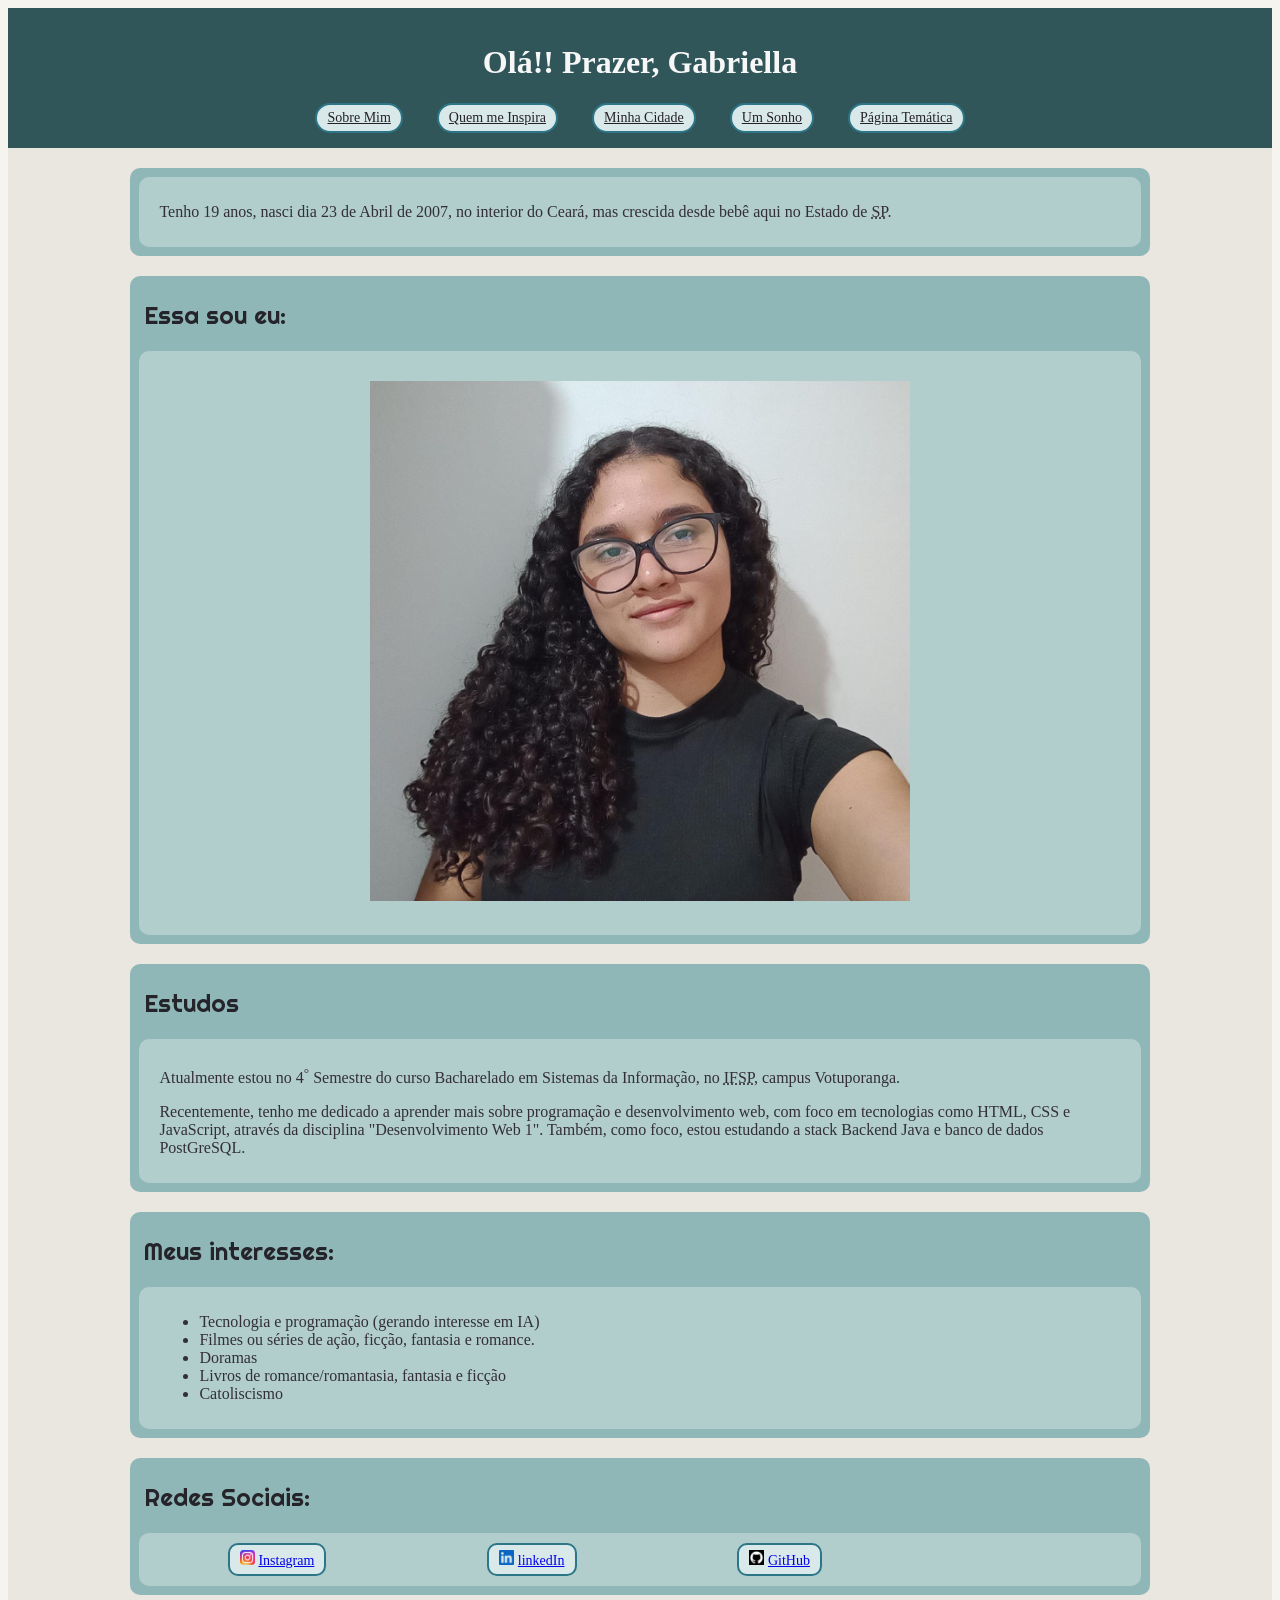
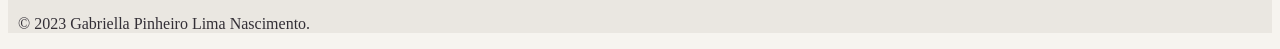
<file: index.html>
<!DOCTYPE html>
<html lang ='pt-br'>
    <head>
        <meta charset="UTF-8">
        <meta name="viewport" content="width=device-width, initial-scale=1.0">
        <link rel="stylesheet" href="geral.css">
        <link rel="stylesheet" href="index.css">
        <title>
                Site Pessoal
        </title>
        <link rel="stylesheet" href="geral.css">
        <link rel="stylesheet" href="index.css">

    </head>
    <body>  
        <header>
        <h1>Olá!! Prazer, Gabriella</h1>
        <div class = "barraNav">
            <nav class = "navegacao">
                <a href="index.html" class="botao">Sobre Mim  </a>
                <a href="paginas/inspiracao.html" class="botao">Quem me Inspira  </a>
                <a href="paginas/cidade.html" class="botao">Minha Cidade  </a>
                <a href="paginas/sonho.html" class="botao">Um Sonho  </a>
                <a href="paginas/tematica.html" class="botao">Página Temática</a>
            </nav>
        </div>
    </header>
        <main>
            <div class="bloco">
                <div class="subBloco">
                    <p>Tenho 19 anos, nasci dia 23 de Abril de 2007, no interior do Ceará, mas crescida desde bebê aqui no Estado de <abbr title="São Paulo">SP</abbr>.</p>
                </div>
            </div>
            <div class ="bloco">
            <h2>Essa sou eu:</h2>
                <div class="subBloco">
                    <figure><img src= "imagens/FotoGabriella.jpeg" width="55%"
            alt="Foto da autora do site: Gabriella." class="fotoGabriella"></figure>
                </div>
            </div>
            <div class="bloco">
                <section>
                    <h2>Estudos</h2>
                    <div class="subBloco">
                        <p>Atualmente estou no 4<sup>°</sup> Semestre do curso Bacharelado em Sistemas da Informação, no <abbr title="Instituto Federal de São Paulo">IFSP</abbr>, campus Votuporanga.</p>
                        <p>Recentemente, tenho me dedicado a aprender mais sobre programação e desenvolvimento web, com foco em tecnologias como HTML, CSS e JavaScript, através da disciplina "Desenvolvimento Web 1". Também, como foco, estou estudando a stack Backend Java e banco de dados PostGreSQL.</p>
                    </div>
                </section>
            </div>

            <div class="bloco">
                <section>
                    <h2>Meus interesses:</h2>
                    <div class="subBloco">
                        <ul>
                            <li>Tecnologia e programação (gerando interesse em IA)</li>
                            <li>Filmes ou séries de ação, ficção, fantasia e romance.</li>
                            <li>Doramas</li>
                            <li>Livros de romance/romantasia, fantasia e ficção</li>
                            <li>Catoliscismo</li>
                        </ul>   
                    </div>      
                </section>
            </div>

            <div class="bloco">
                <section>
                    <h2>Redes Sociais:</h2>
                    <div class="subBloco">
                        <p class="botaoRedeSocial">
                            <img src= "imagens/logoInstagram.png" width="15"
            alt="Imagem do ícone do Instagram">
                            <a href=https://www.instagram.com/gabi_plnasci/ target="_blank" >
                                Instagram
                            </a>
                        </p>
                    
                        <p class="botaoRedeSocial">
                            <img src= "imagens/logoLinkedIn.png" width="15"
            alt="Imagem do ícone do LinkedIn">
                            <a href=https://www.linkedin.com/in/gabriella-nascimento-2b1941356/ target="_blank" >
                                linkedIn
                            </a>
                        </p>
                        <p class="botaoRedeSocial">
                            <img src= "imagens/logoGitHub.png" width="15"
            alt="Imagem do ícone do GitHub">
                            <a href=https://github.com/GabriellaNasci target="_blank" >
                                GitHub
                            </a>
                        </p>
                </section>
                    </div>
            </div>

        </main>

        <footer>
            <p>&copy; 2023 Gabriella Pinheiro Lima Nascimento.</p>
        </footer>
    </body>
</html>
</file>
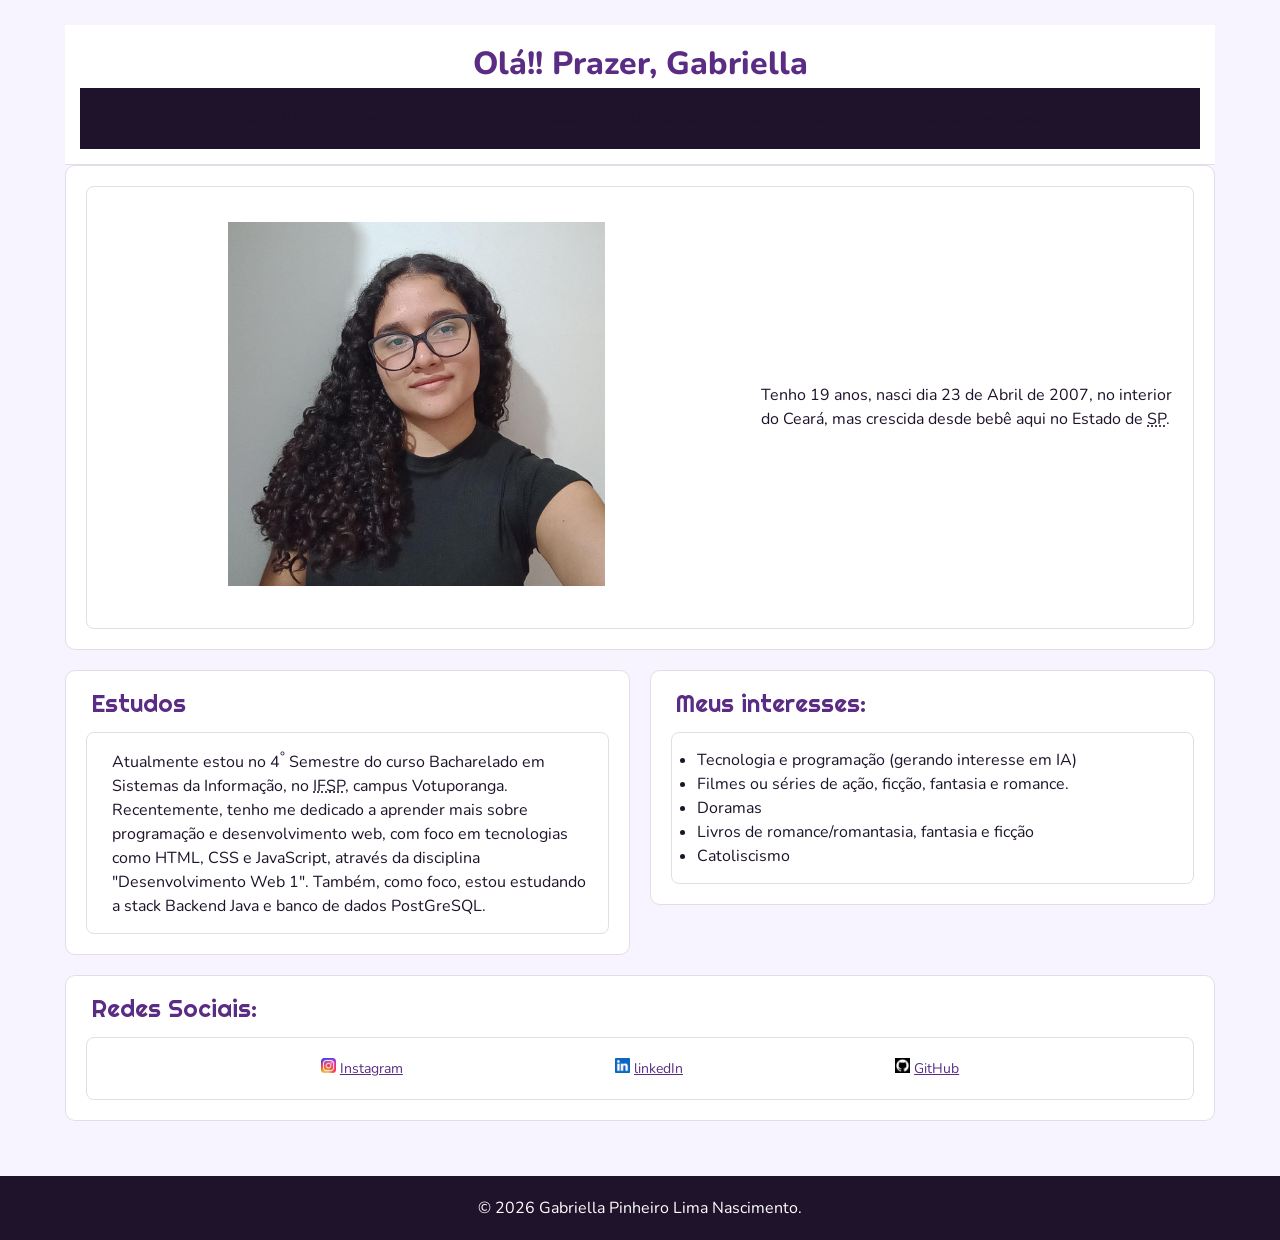
<file: site pessoal + infoprodutos/index.html>
<!DOCTYPE html>
<html lang ='pt-br'>
    <head>
        <meta charset="UTF-8">
        <meta name="viewport" content="width=device-width, initial-scale=1.0">
        <link rel="stylesheet" href="geral.css">
        <link rel="stylesheet" href="index.css">
        <title>
                Site Pessoal
        </title>
        <link rel="stylesheet" href="geral.css">
        <link rel="stylesheet" href="index.css">

    </head>
    <body>  
        <div class="container">
            <header>
                <h1>Olá!! Prazer, Gabriella</h1>
                <div class = "barraNav">
                    <nav class = "navegacao">
                        <a href="index.html" class="botao">Sobre Mim  </a>
                        <a href="paginas/inspiracao.html" class="botao">Quem me Inspira  </a>
                        <a href="paginas/cidade.html" class="botao">Minha Cidade  </a>
                        <a href="paginas/sonho.html" class="botao">Um Sonho  </a>
                        <a href="paginas/tematica.html" class="botao">Página Temática</a>
                        <a href="paginas/infoproduto.html" class="botao">Infoproduto - TechQuest</a>
                    </nav>
                </div>
            </header>
            <main>
               <div class="bloco introducao">
                    <div class="subBloco">
                    <figure>
                        <img src="imagens/FotoGabriella.jpeg" width="60%" alt="Foto da autora do site: Gabriella." class="fotoGabriella">
                    </figure>
                    <p>
                        Tenho 19 anos, nasci dia 23 de Abril de 2007, no interior do Ceará,
                        mas crescida desde bebê aqui no Estado de <abbr title="São Paulo">SP</abbr>.
                    </p>
                </div>
            </div>
                <div class="bloco estudos">
                    <section>
                        <h2>Estudos</h2>
                        <div class="subBloco">
                            <p>Atualmente estou no 4<sup>°</sup> Semestre do curso Bacharelado em Sistemas da Informação, no <abbr title="Instituto Federal de São Paulo">IFSP</abbr>, campus Votuporanga.</p>
                            <p>Recentemente, tenho me dedicado a aprender mais sobre programação e desenvolvimento web, com foco em tecnologias como HTML, CSS e JavaScript, através da disciplina "Desenvolvimento Web 1". Também, como foco, estou estudando a stack Backend Java e banco de dados PostGreSQL.</p>
                        </div>
                    </section>
                </div>

                <div class="bloco interesses">
                    <section>
                        <h2>Meus interesses:</h2>
                        <div class="subBloco">
                            <ul>
                                <li>Tecnologia e programação (gerando interesse em IA)</li>
                                <li>Filmes ou séries de ação, ficção, fantasia e romance.</li>
                                <li>Doramas</li>
                                <li>Livros de romance/romantasia, fantasia e ficção</li>
                                <li>Catoliscismo</li>
                            </ul>   
                        </div>      
                    </section>
                </div>

                <div class="bloco redes">
                    <section>
                        <h2>Redes Sociais:</h2>
                        <div class="subBloco">
                            <p class="botao botaoRedeSocial">
                                <img src= "imagens/logoInstagram.png" width="15"
                alt="Imagem do ícone do Instagram">
                                <a href=https://www.instagram.com/gabi_plnasci/ target="_blank" >
                                    Instagram
                                </a>
                            </p>
                        
                            <p class="botao botaoRedeSocial">
                                <img src= "imagens/logoLinkedIn.png" width="15"
                alt="Imagem do ícone do LinkedIn">
                                <a href=https://www.linkedin.com/in/gabriella-nascimento-2b1941356/ target="_blank" >
                                    linkedIn
                                </a>
                            </p>
                            <p class="botao botaoRedeSocial">
                                <img src= "imagens/logoGitHub.png" width="15"
                alt="Imagem do ícone do GitHub">
                                <a href=https://github.com/GabriellaNasci target="_blank" >
                                    GitHub
                                </a>
                            </p>
                    </section>
                        </div>
                </div>
            </div>
        </main>

        <footer>
            <p>&copy; 2026 Gabriella Pinheiro Lima Nascimento.</p>
        </footer>
    </body>
</html>
</file>
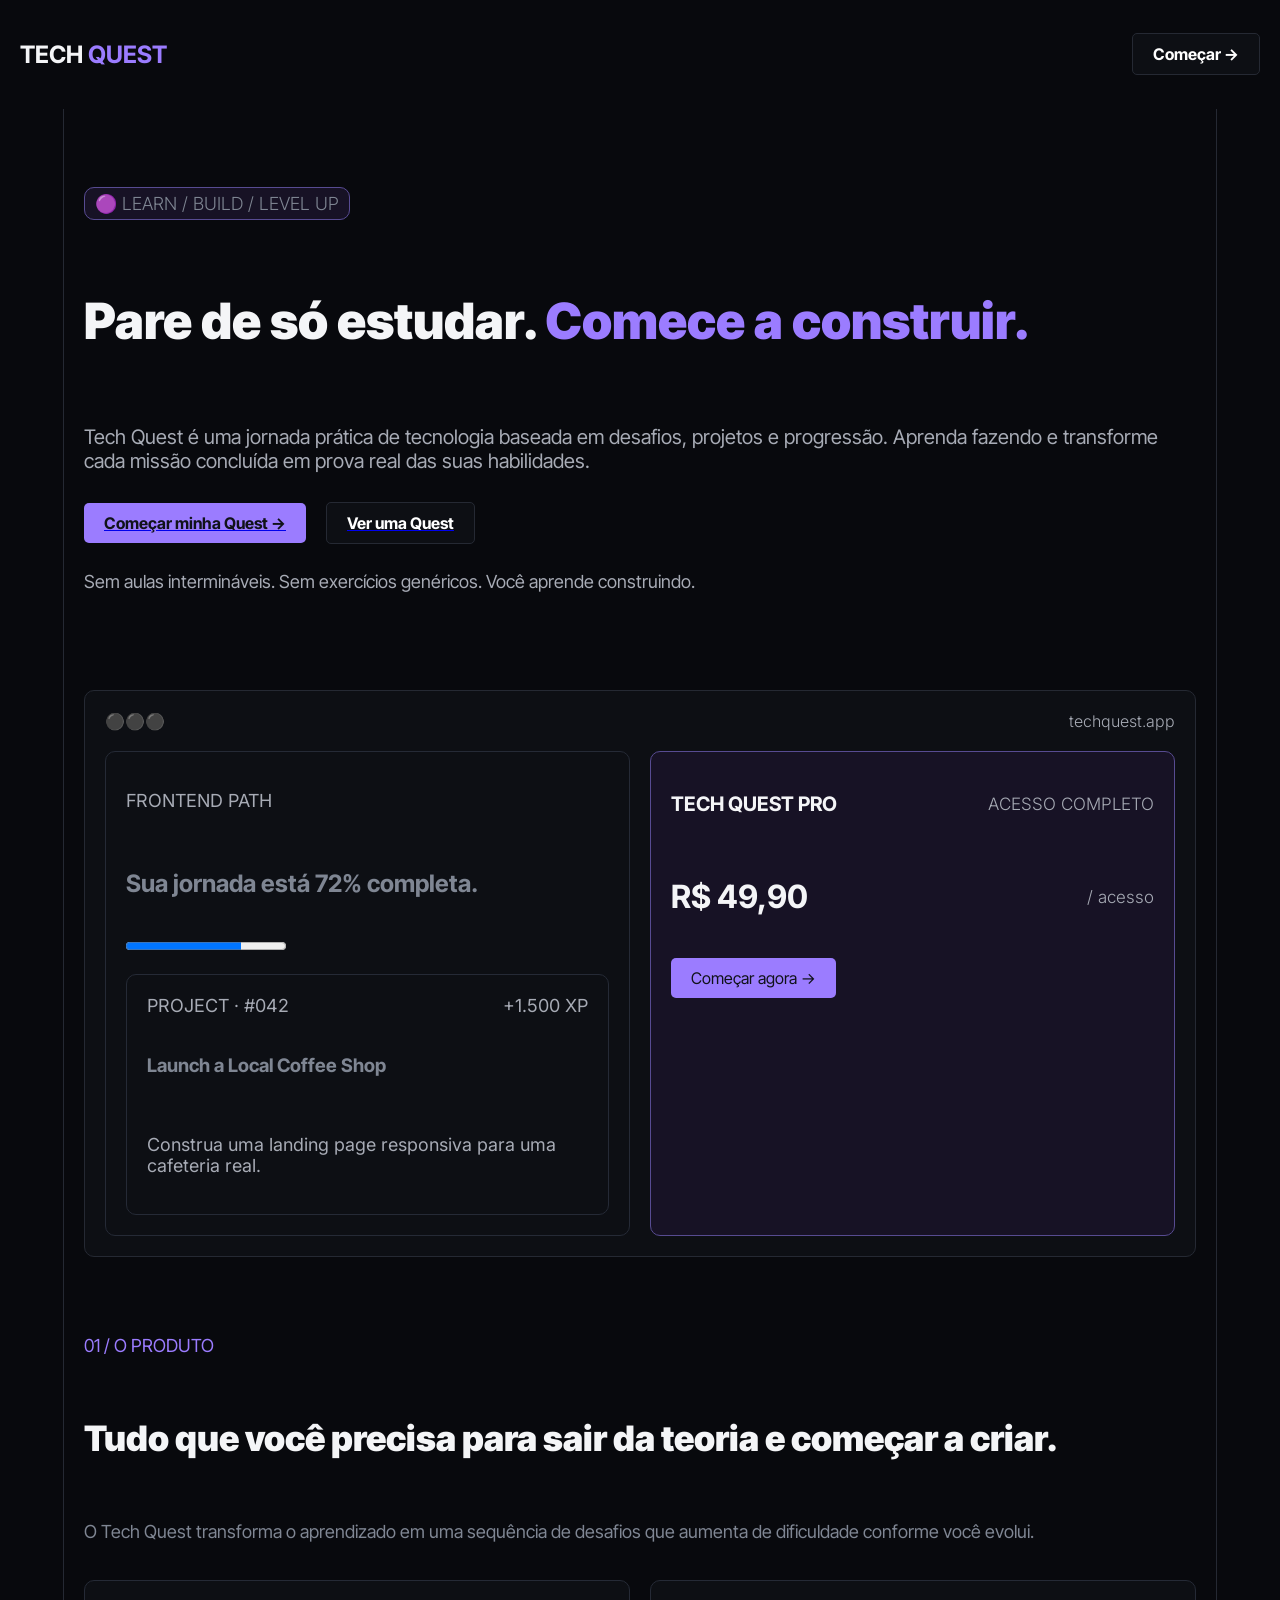
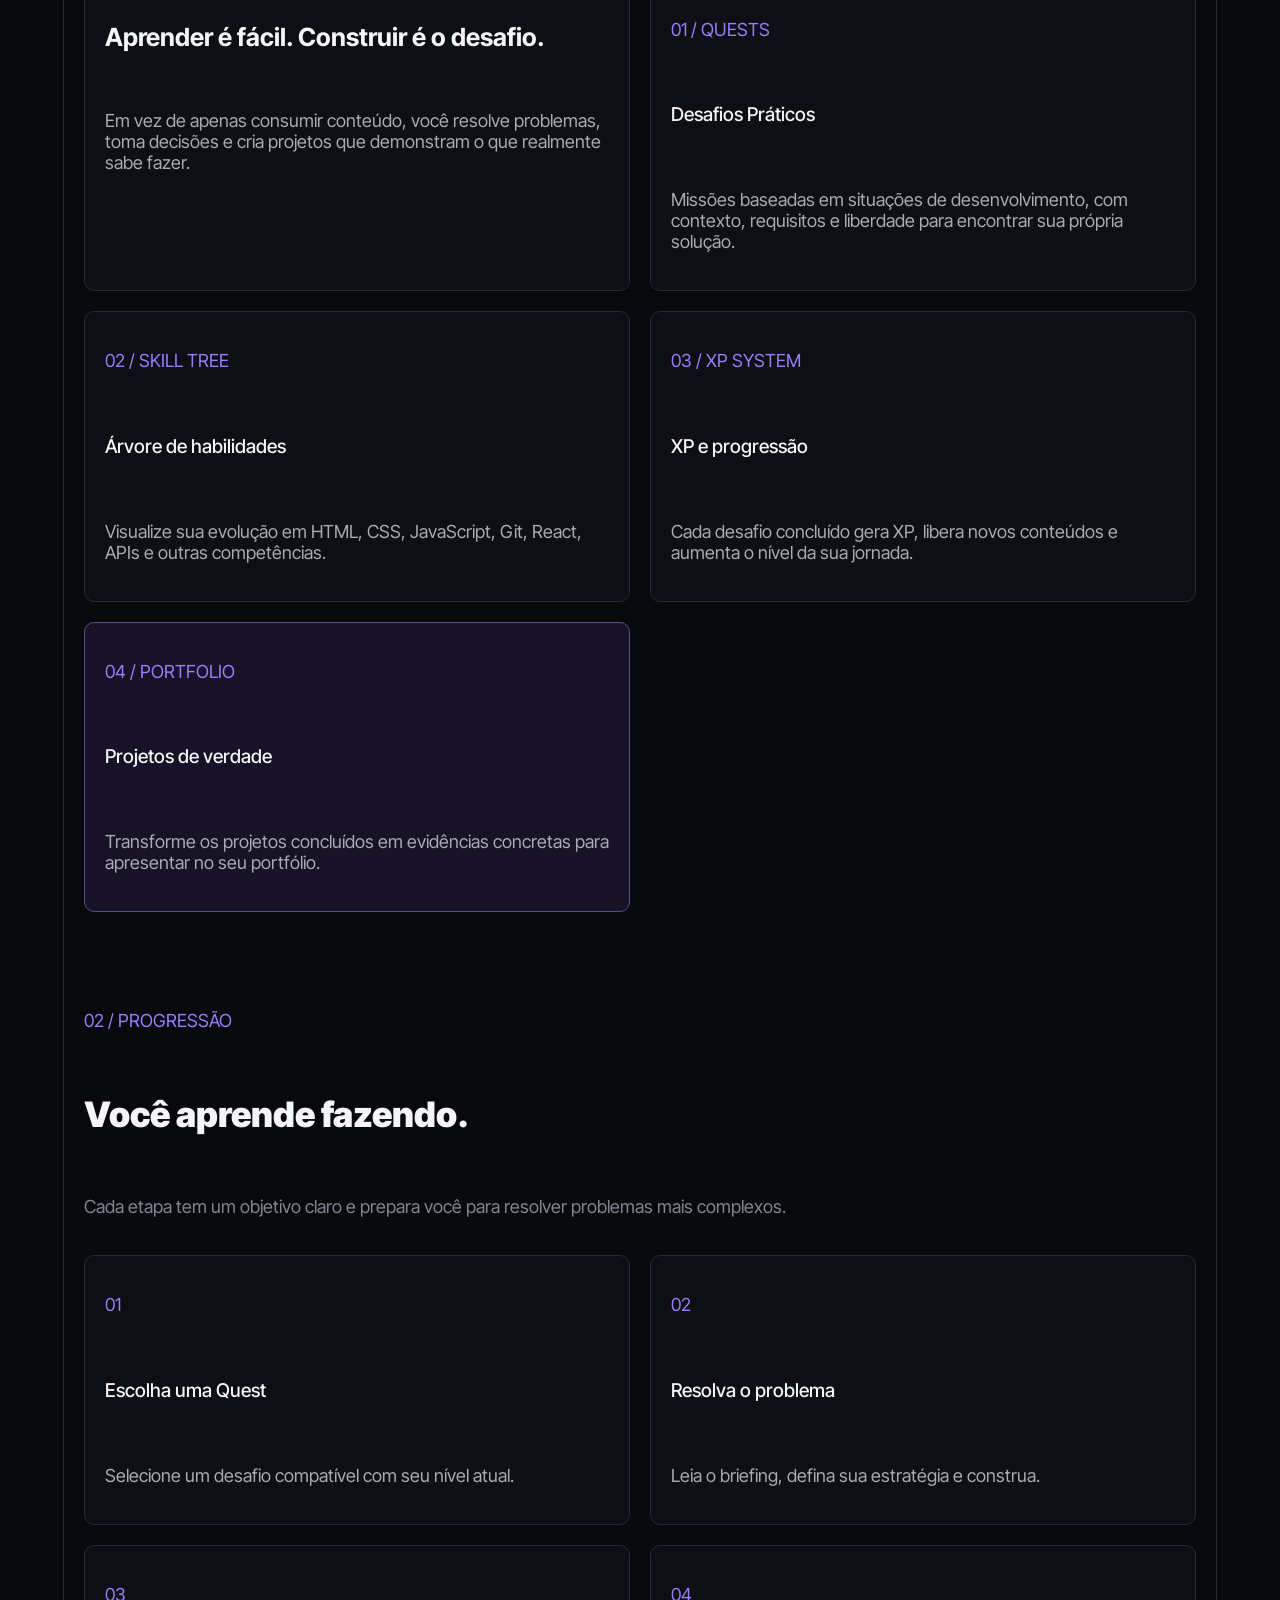
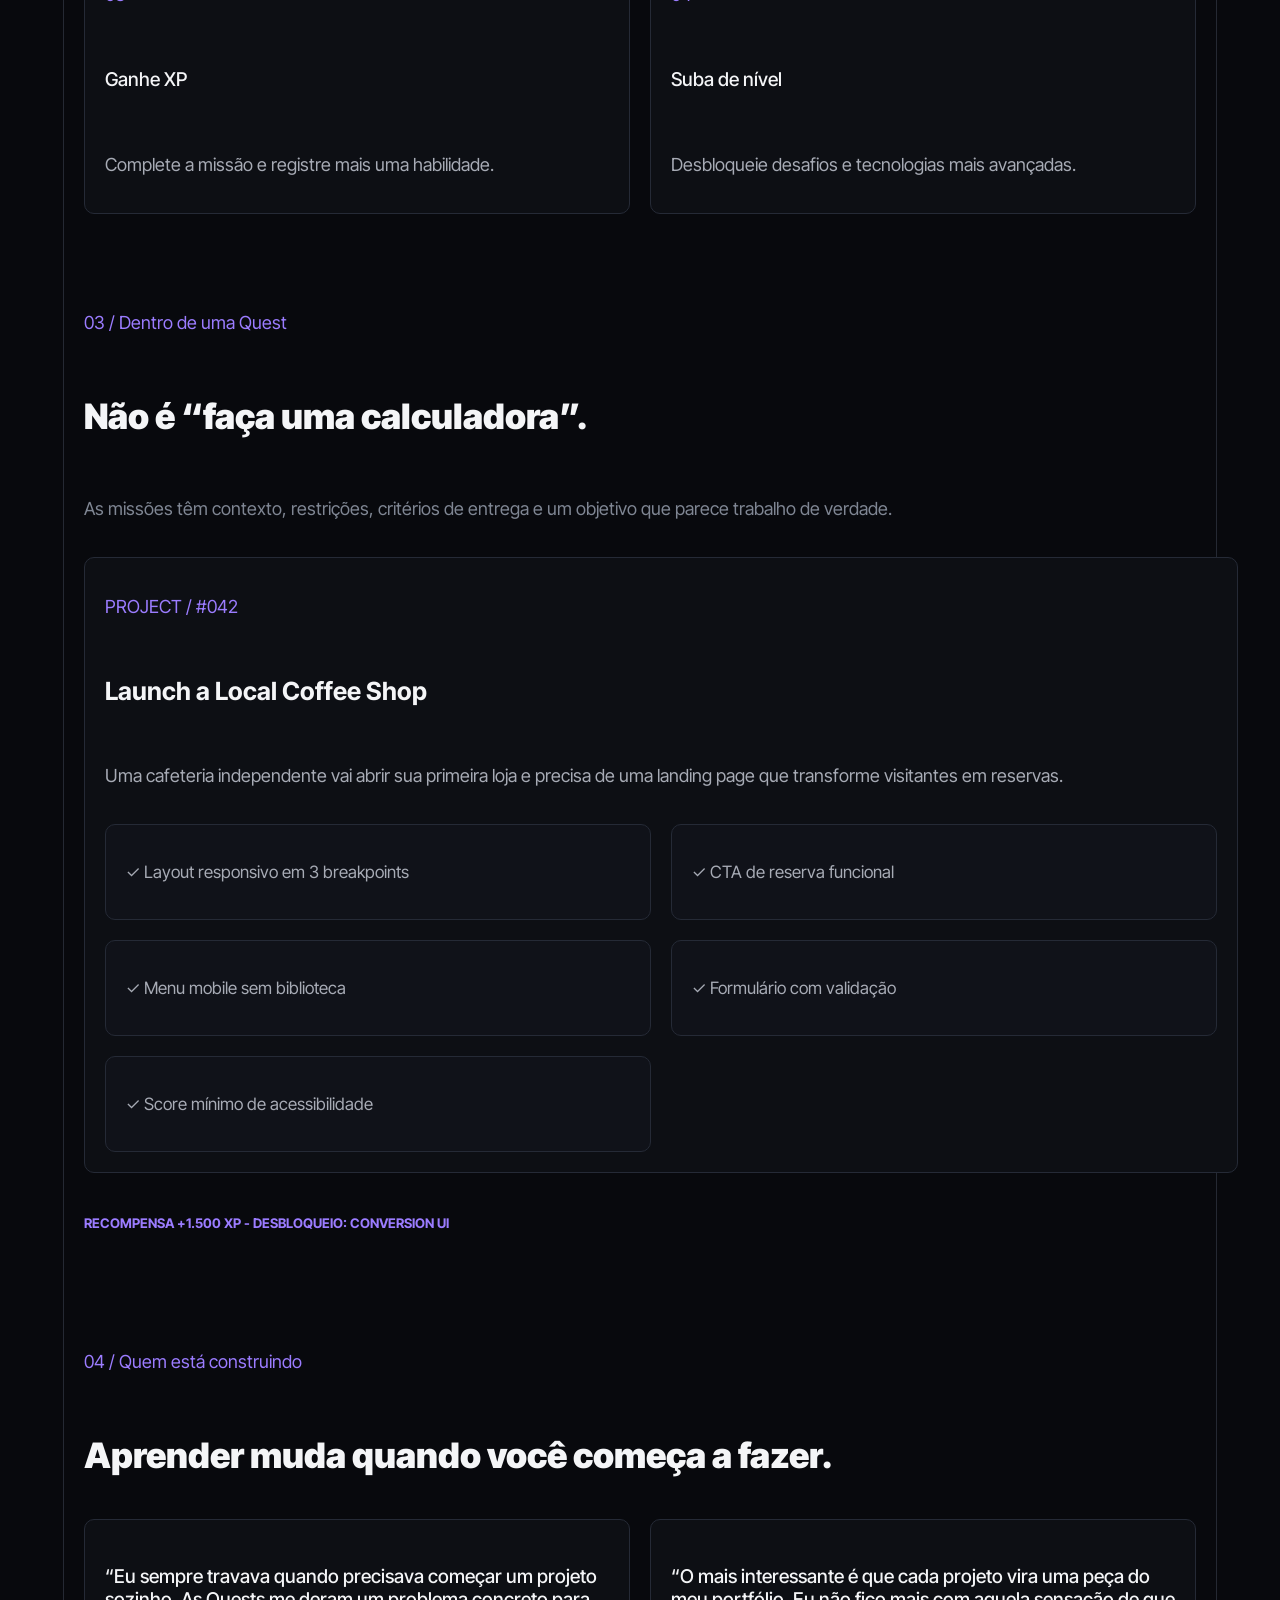
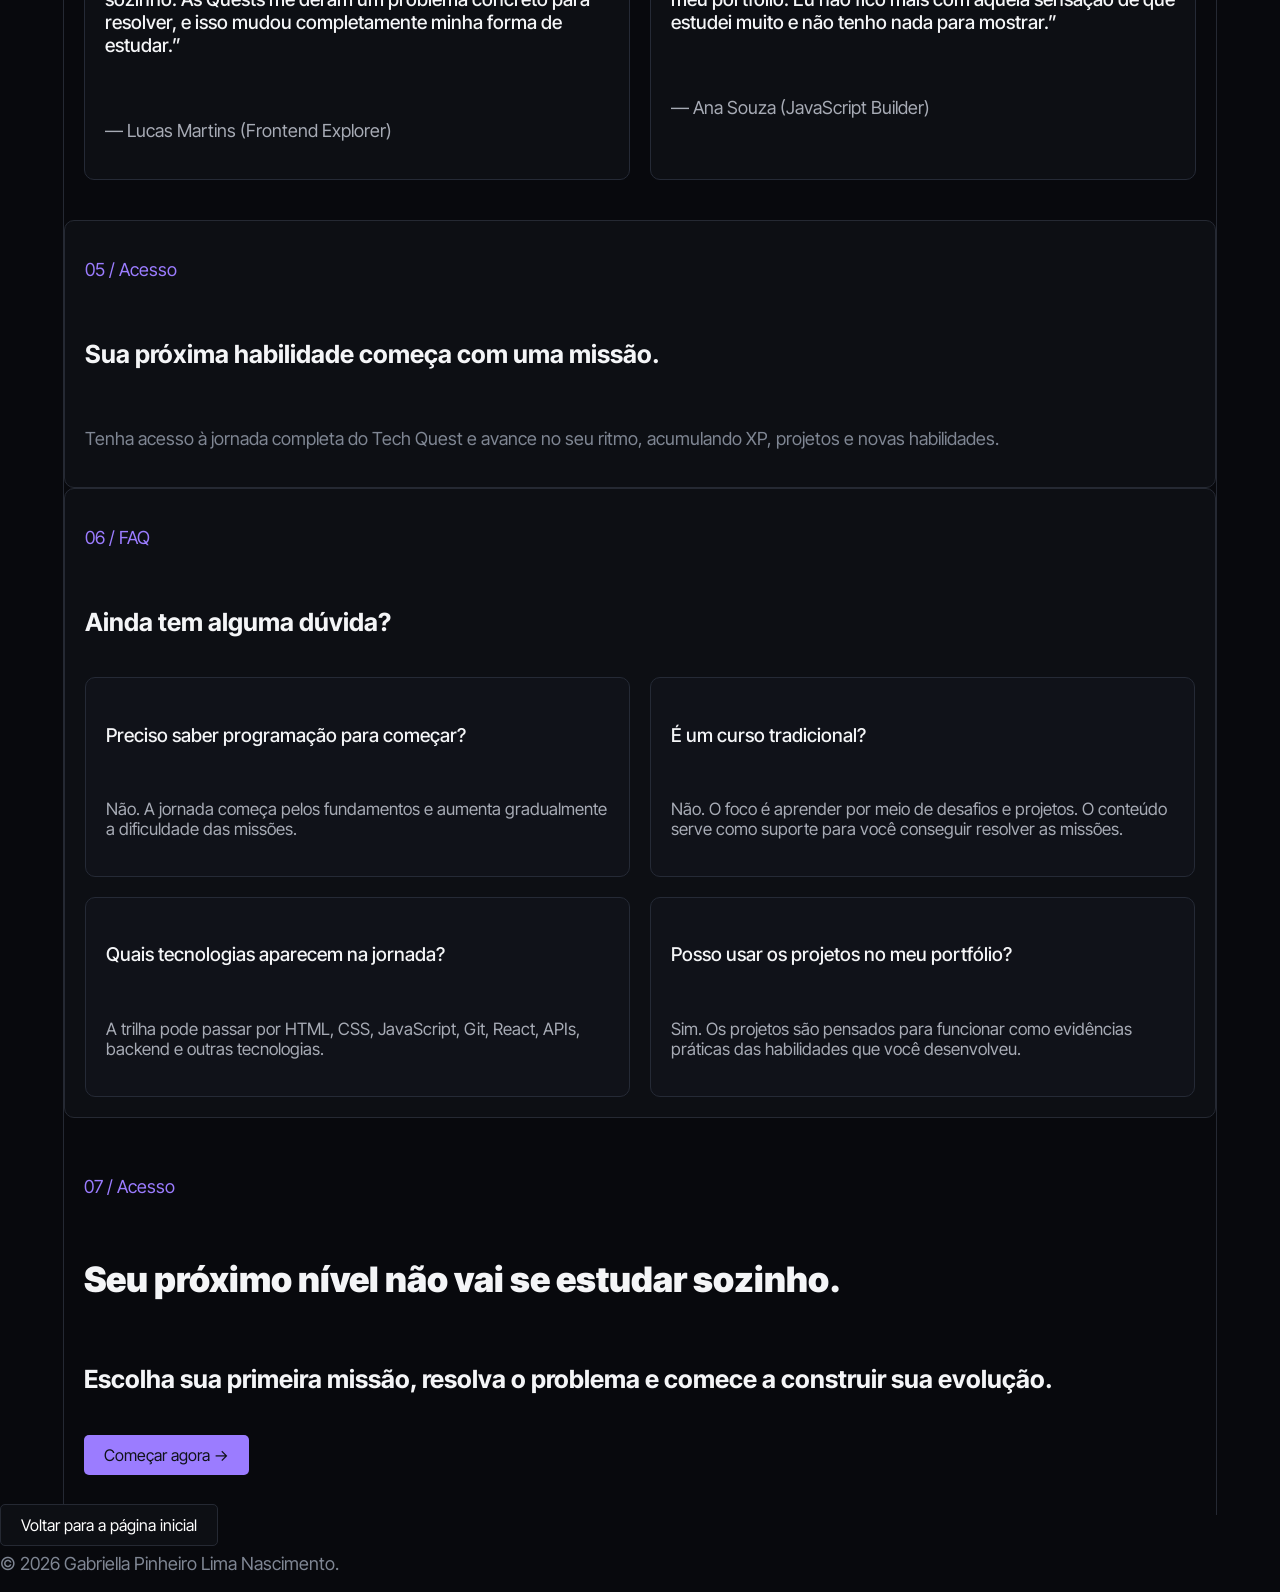
<file: site pessoal + infoprodutos/paginas/infoproduto.html>
<!DOCTYPE html>
<html lang="en">
<head>
    <meta charset="UTF-8">
    <meta name="viewport" content="width=device-width, initial-scale=1.0">
    <title>Infoproduto</title>
    <link rel="stylesheet" href="infoproduto.css">
</head>

<body>

    <header>
        <nav>
            <h1>
                <span class="branco">TECH</span>
                <span class="roxo1">QUEST</span>
            </h1>

            <a href="infoproduto.html#comecarQuest" class="botaoSecundario">
                <strong>Começar →</strong>
            </a>
        </nav>
    </header>


    <main>

        <div class="telaPrincipal">

            <h4>
                <span class="bordaRedondo">
                    🟣 LEARN / BUILD / LEVEL UP
                </span>
            </h4>

            <h1>
                <span class="branco">Pare de só estudar.</span>
                <span class="roxo"> Comece a construir.</span>
            </h1>

            <h3>
                Tech Quest é uma jornada prática de tecnologia baseada em
                desafios, projetos e progressão. Aprenda fazendo e transforme
                cada missão concluída em prova real das suas habilidades.
            </h3>

            <div class="linha botoes">

                <a href="infoproduto.html#comecarQuest">
                    <strong>
                        <span class="botaoPrincipal">
                            Começar minha Quest →
                        </span>
                    </strong>
                </a>

                <a href="infoproduto.html#verComoFunciona">
                    <strong>
                        <span class="botaoSecundario">
                            Ver uma Quest
                        </span>
                    </strong>
                </a>

            </div>

            <p>
                Sem aulas intermináveis. Sem exercícios genéricos.
                Você aprende construindo.
            </p>

        </div>


        <!-- PROGRESSO + PREÇO -->

        <div class="bloco blocoProgresso">

            <div class="linha topoBloco">
                <p>⚫⚫⚫</p>
                <p>techquest.app</p>
            </div>


            <div class="conteudoProgresso">

                <div class="subBloco progresso">

                    <p>FRONTEND PATH</p>

                    <h2>
                        Sua jornada está 72% completa.
                    </h2>

                    <progress value="72" max="100"></progress>


                    <div class="subBloco interno">

                        <div class="linha">
                            <p>PROJECT · #042</p>
                            <p>+1.500 XP</p>
                        </div>

                        <h3>
                            Launch a Local Coffee Shop
                        </h3>

                        <p>
                            Construa uma landing page responsiva para uma
                            cafeteria real.
                        </p>

                    </div>

                </div>


                <div class="blocoDestaque">

                    <div class="linha">

                        <h3>
                            TECH QUEST PRO
                        </h3>

                        <p>
                            ACESSO COMPLETO
                        </p>

                    </div>


                    <div class="linha">

                        <h1>
                            R$ 49,90
                        </h1>

                        <p>
                            / acesso
                        </p>

                    </div>


                    <a href="infoproduto.html#comecarQuest"
                       class="botaoPrincipal">
                        Começar agora →
                    </a>

                </div>

            </div>

        </div>


        <!-- 01 / O PRODUTO -->

        <div class="tela">

            <p>
                <span class="roxo1">
                    01 / O PRODUTO
                </span>
            </p>

            <h1>
                Tudo que você precisa para sair da teoria e começar a criar.
            </h1>

            <p>
                O Tech Quest transforma o aprendizado em uma sequência de
                desafios que aumenta de dificuldade conforme você evolui.
            </p>


            <div class="subBlocoGeral">

                <div class="subBloco">

                    <h2>
                        Aprender é fácil. Construir é o desafio.
                    </h2>

                    <p>
                        Em vez de apenas consumir conteúdo, você resolve
                        problemas, toma decisões e cria projetos que
                        demonstram o que realmente sabe fazer.
                    </p>

                </div>


                <div class="subBloco">

                    <p>
                        <span class="roxo1">
                            01 / QUESTS
                        </span>
                    </p>

                    <h4>
                        Desafios Práticos
                    </h4>

                    <p>
                        Missões baseadas em situações de desenvolvimento,
                        com contexto, requisitos e liberdade para encontrar
                        sua própria solução.
                    </p>

                </div>


                <div class="subBloco">

                    <p>
                        <span class="roxo1">
                            02 / SKILL TREE
                        </span>
                    </p>

                    <h4>
                        Árvore de habilidades
                    </h4>

                    <p>
                        Visualize sua evolução em HTML, CSS, JavaScript,
                        Git, React, APIs e outras competências.
                    </p>

                </div>


                <div class="subBloco">

                    <p>
                        <span class="roxo1">
                            03 / XP SYSTEM
                        </span>
                    </p>

                    <h4>
                        XP e progressão
                    </h4>

                    <p>
                        Cada desafio concluído gera XP, libera novos
                        conteúdos e aumenta o nível da sua jornada.
                    </p>

                </div>


                <div class="blocoDestaque">

                    <p>
                        <span class="roxo1">
                            04 / PORTFOLIO
                        </span>
                    </p>

                    <h4>
                        Projetos de verdade
                    </h4>

                    <p>
                        Transforme os projetos concluídos em evidências
                        concretas para apresentar no seu portfólio.
                    </p>

                </div>

            </div>

        </div>


        <!-- 02 / PROGRESSÃO -->

        <div class="tela">

            <p>
                <span class="roxo1">
                    02 / PROGRESSÃO
                </span>
            </p>

            <h1>
                Você aprende fazendo.
            </h1>

            <p>
                Cada etapa tem um objetivo claro e prepara você
                para resolver problemas mais complexos.
            </p>


            <div class="subBlocoGeral">

                <div class="subBloco">

                    <p>
                        <span class="roxo1">01</span>
                    </p>

                    <h4>
                        Escolha uma Quest
                    </h4>

                    <p>
                        Selecione um desafio compatível com seu nível atual.
                    </p>

                </div>


                <div class="subBloco">

                    <p>
                        <span class="roxo1">02</span>
                    </p>

                    <h4>
                        Resolva o problema
                    </h4>

                    <p>
                        Leia o briefing, defina sua estratégia e construa.
                    </p>

                </div>


                <div class="subBloco">

                    <p>
                        <span class="roxo1">03</span>
                    </p>

                    <h4>
                        Ganhe XP
                    </h4>

                    <p>
                        Complete a missão e registre mais uma habilidade.
                    </p>

                </div>


                <div class="subBloco">

                    <p>
                        <span class="roxo1">04</span>
                    </p>

                    <h4>
                        Suba de nível
                    </h4>

                    <p>
                        Desbloqueie desafios e tecnologias mais avançadas.
                    </p>

                </div>

            </div>

        </div>


        <!-- 03 / DENTRO DE UMA QUEST -->

        <div id="verComoFunciona" class="tela quest">

            <p>
                <span class="roxo1">
                    03 / Dentro de uma Quest
                </span>
            </p>

            <h1>
                Não é “faça uma calculadora”.
            </h1>

            <p>
                As missões têm contexto, restrições, critérios de entrega
                e um objetivo que parece trabalho de verdade.
            </p>


            <div class="subBloco questBloco">

                <p>
                    <span class="roxo1">
                        PROJECT / #042
                    </span>
                </p>

                <h2>
                    Launch a Local Coffee Shop
                </h2>

                <p>
                    Uma cafeteria independente vai abrir sua primeira loja
                    e precisa de uma landing page que transforme visitantes
                    em reservas.
                </p>


                <div class="questItens">

                    <div class="subBlocoInterno">
                        <p>
                            ✓ Layout responsivo em 3 breakpoints
                        </p>
                    </div>

                    <div class="subBlocoInterno">
                        <p>
                            ✓ CTA de reserva funcional
                        </p>
                    </div>

                    <div class="subBlocoInterno">
                        <p>
                            ✓ Menu mobile sem biblioteca
                        </p>
                    </div>

                    <div class="subBlocoInterno">
                        <p>
                            ✓ Formulário com validação
                        </p>
                    </div>

                    <div class="subBlocoInterno">
                        <p>
                            ✓ Score mínimo de acessibilidade
                        </p>
                    </div>

                </div>

            </div>


            <h5>
                <span class="roxo1">
                    RECOMPENSA +1.500 XP - DESBLOQUEIO: CONVERSION UI
                </span>
            </h5>

        </div>


        <!-- 04 / QUEM ESTÁ CONSTRUINDO -->

        <div class="tela">

            <p>
                <span class="roxo1">
                    04 / Quem está construindo
                </span>
            </p>

            <h1>
                Aprender muda quando você começa a fazer.
            </h1>


            <div class="subBlocoGeral">

                <div class="subBloco">

                    <h4>
                        “Eu sempre travava quando precisava começar um
                        projeto sozinho. As Quests me deram um problema
                        concreto para resolver, e isso mudou completamente
                        minha forma de estudar.”
                    </h4>

                    <p>
                        — Lucas Martins (Frontend Explorer)
                    </p>

                </div>


                <div class="subBloco">

                    <h4>
                        “O mais interessante é que cada projeto vira uma
                        peça do meu portfólio. Eu não fico mais com aquela
                        sensação de que estudei muito e não tenho nada
                        para mostrar.”
                    </h4>

                    <p>
                        — Ana Souza (JavaScript Builder)
                    </p>

                </div>

            </div>

        </div>


        <!-- 05 / ACESSO -->

        <div id="comecarQuest" class="tela bloco">

            <p>
                <span class="roxo1">
                    05 / Acesso
                </span>
            </p>

            <h2>
                Sua próxima habilidade começa com uma missão.
            </h2>

            <p>
                Tenha acesso à jornada completa do Tech Quest e avance
                no seu ritmo, acumulando XP, projetos e novas habilidades.
            </p>

        </div>


        <!-- 06 / FAQ -->

        <div class="tela bloco">

            <p>
                <span class="roxo1">
                    06 / FAQ
                </span>
            </p>

            <h2>
                Ainda tem alguma dúvida?
            </h2>


            <div class="subBlocoGeral">

                <div class="subBlocoInterno">

                    <h4>
                        Preciso saber programação para começar?
                    </h4>

                    <p>
                        Não. A jornada começa pelos fundamentos e aumenta
                        gradualmente a dificuldade das missões.
                    </p>

                </div>


                <div class="subBlocoInterno">

                    <h4>
                        É um curso tradicional?
                    </h4>

                    <p>
                        Não. O foco é aprender por meio de desafios e
                        projetos. O conteúdo serve como suporte para você
                        conseguir resolver as missões.
                    </p>

                </div>


                <div class="subBlocoInterno">

                    <h4>
                        Quais tecnologias aparecem na jornada?
                    </h4>

                    <p>
                        A trilha pode passar por HTML, CSS, JavaScript,
                        Git, React, APIs, backend e outras tecnologias.
                    </p>

                </div>


                <div class="subBlocoInterno">

                    <h4>
                        Posso usar os projetos no meu portfólio?
                    </h4>

                    <p>
                        Sim. Os projetos são pensados para funcionar como
                        evidências práticas das habilidades que você
                        desenvolveu.
                    </p>

                </div>

            </div>

        </div>


        <!-- 07 / ACESSO -->

        <div class="tela">

            <p>
                <span class="roxo1">
                    07 / Acesso
                </span>
            </p>

            <h1>
                Seu próximo nível não vai se estudar sozinho.
            </h1>

            <h2>
                Escolha sua primeira missão, resolva o problema
                e comece a construir sua evolução.
            </h2>

            <a href="infoproduto.html#comecarQuest"
               class="botaoPrincipal">
                Começar agora →
            </a>

        </div>

    </main>

    <a href="../index.html" class="botaoSecundario">
        Voltar para a página inicial
    </a>
    
    <footer>
        <p>&copy; 2026 Gabriella Pinheiro Lima Nascimento.</p>
    </footer>

   

</body>
</html>
</file>
<file: geral.css>
@import url('https://fonts.googleapis.com/css2?family=Ephesis&family=Quantico:ital,wght@0,400;0,700;1,400;1,700&display=swap');
@import url('https://fonts.googleapis.com/css2?family=Ephesis&family=Original+Surfer&family=Quantico:ital,wght@0,400;0,700;1,400;1,700&family=Righteous&display=swap');
html{
    background-color: #F6F4EF;  
}

body{
    background-color: #EAE7E1;
}

h1{
    color:#f7f7f7;
}

h2{
    color: #25242A;
    margin-left: 10px;
    font-family: "Righteous", sans-serif;
    font-weight: 400;
    font-style: normal;


}

h3{
    color: #332f36;
    margin-left: 10px;
    font-family: "Quantico", sans-serif;
    font-weight: 700;
    font-style: normal;
}

p,li{
    color: #332f36;
    margin-left: 10px;
}

header {
    background-color: #31565A;
    text-align: center;
    padding: 15px;

}


.navegacao nav {
    display: flex;
    gap: 10px;
    padding: 10px 15px;
    align-items: center;
    margin-left: auto;
    margin-right: auto;
    
}

.botao {
    display: inline-block;
    padding: 5px 10px;
    border-radius: 20px;
    background-color: #d9e9e9;
    font-size: 14px;
    color: #242126;
    margin: 0 15px;
    border: 2px solid hsl(191, 51%, 35%)
}

.botao:hover {
    background-color: #f6f4e0;
    color: #243F42;
    border: 2px solid hsl(60, 13%, 72%)
}


.bloco {
    margin-top: 30px;
    background-color: #8FB7B8;
    border-radius: 10px;
    padding: 4px 4px 4px 4px;
    width: 80%;
    margin: 20px auto;
}

.subBloco {
    background-color: #B1CDCC;
    border-radius: 10px;
    padding: 10px;
    margin-bottom: 5px;
    margin-left: 5px;
    margin-right: 5px;
    margin-top: 5px;
}


.botaoVoltar {
    display: inline-block;
    padding: 5px 10px;
    border-radius: 5px;
    background-color:  #c7dddc;
    font-size: 14px;
    color: #242126;
    border: 2px solid hsl(191, 51%, 35%);
    margin-left: 10px;
    margin: 20px auto;

    
}

.botaoVoltar:hover {
    background-color: #f6f4e0;
    color: #243F42;
    border: 2px solid hsl(60, 13%, 72%);
}
</file>
<file: index.css>
.botaoRedeSocial{
    display: inline-block;
    padding: 5px 10px;
    border-radius: 10px;
    background-color: #d9e9e9;
    font-size: 14px;
    color: #242126;
    margin: 0 8%;
    border: 2px solid hsl(191, 51%, 35%);
    

}

.botaoRedeSocial:hover {
    background-color: #f6f4e0;
    color: #243F42;
    border: 2px solid hsl(60, 13%, 72%)
}

figure {
    text-align: center;
    margin: 20px 0;
}
</file>
<file: site pessoal + infoprodutos/geral.css>
@import url('https://fonts.googleapis.com/css2?family=Ephesis&family=Quantico:ital,wght@0,400;0,700;1,400;1,700&display=swap');
@import url('https://fonts.googleapis.com/css2?family=Ephesis&family=Original+Surfer&family=Quantico:ital,wght@0,400;0,700;1,400;1,700&family=Righteous&display=swap');
@import url('https://fonts.googleapis.com/css2?family=Emilys+Candy&family=Ephesis&family=Lobster&family=Nunito:ital,wght@0,200..1000;1,200..1000&family=Original+Surfer&family=Quantico:ital,wght@0,400;0,700;1,400;1,700&family=Righteous&display=swap');


*{
    margin: 0;
    padding: 0;
    box-sizing: border-box;
}


body {
    font-family: "Nunito", Arial, sans-serif;
    font-weight: 400;
    font-style: normal;
    background-color: #F7F3FF;
    color: #1E132B;
    line-height: 1.5;
}



.container {
    width: 100%;
    max-width: 1200px;
    margin: 0 auto;
    padding: 15px;
    display: grid;

}

h1 {
    color: #5B2C83;
    font-weight: 800;
    font-style: normal;
}


h2 {
    color: #5B2C83;
    margin-left: 10px;
    margin-bottom: 10px;
    font-family: "Righteous", sans-serif;
    font-weight: 400;
    font-style: normal;
}


h3 {
    color: #1E132B;
    margin-left: 10px;
    font-family: "Quantico", sans-serif;
    font-weight: 700;
    font-style: normal;
}


p,
li {
    color: #1E132B;
    margin-left: 10px;
}


a {
    color: #5B2C83;
}


header {
    background-color: #FFFFFF;
    text-align: center;
    padding: 15px;
    border-bottom: 1px solid #E4DDE8;
}


.navegacao {
    display: flex;
    flex-direction: column;
    gap: 10px;
    padding: 10px 15px;
    align-items: center;
    margin-left: auto;
    margin-right: auto;
    background-color: #1E132B;
}


.navegacao a {
    text-decoration: none;
}



.botao {
    display: inline-block;
    padding: 8px 14px;
    border-radius: 8px;
    background-color: #FFFFFF;
    font-size: 14px;
    color: #1E132B;
    margin: 2px;
    border: 1px solid #D7C5FF;
    text-decoration: none;
    
}


.botao:hover {
    background-color: #D7C5FF;
    color: #1E132B;
    border-color: #5b1b92;
}


.bloco {
    width: 100%;
    margin: 20px auto;
    background-color: #FFFFFF;
    border: 1px solid #E4DDE8;
    border-radius: 10px;
    padding: 12px;
}


.subBloco {
    background-color: #FFFFFF;
    border: 1px solid #E4DDE8;
    border-radius: 8px;
    padding: 15px;
    margin: 5px;
}


img {
    max-width: 100%;
    height: auto;
}


figure {
    text-align: center;
    margin: 20px 0;
}



.botaoVoltar {
    display: inline-block;
    padding: 8px 14px;
    border-radius: 5px;
    font-size: 14px;
    background-color: #FFFFFF;
    color: #1E132B;
    margin: 2px;
    margin-left: 10px;
    border: 1px solid #D7C5FF;
    text-decoration: none;
}



.botaoVoltar:hover {
    background-color: #D7C5FF;
    color: #1E132B;
    border-color: #5B2C83;
    
}



footer {
    background-color: #1E132B;
    color: #FFFFFF;
    text-align: center;
    padding: 20px;
    margin-top: 30px;
}


footer p {
    color: #FFFFFF;
    margin-left: 0;
}



@media (min-width: 600px) {

    .container {
        padding: 20px;
    }


    .navegacao {
        flex-direction: row;
        flex-wrap: wrap;
        justify-content: center;
        gap: 10px;
    }


    .bloco {
        padding: 15px;
    }

}



@media (min-width: 900px) {

    .container {
        max-width: 1200px;
        padding: 25px;
    }


    .navegacao {
        flex-direction: row;
        flex-wrap: nowrap;
        gap: 12px;
    }


    .botao {
        border: none;
        background-color: transparent;
    }


    .botao:hover {
        background-color: #D7C5FF;
        color: #1E132B;
    }


    .bloco {
        padding: 15px;
    }

}
</file>
<file: site pessoal + infoprodutos/index.css>
.botaoRedeSocial{
    display: inline-block;
    padding: 5px 10px;
    border-radius: 10px;
    font-size: 14px;
    margin: 0 8%;
}

.botaoRedeSocial:hover {
    background-color: #D7C5FF;
    color: #1E132B;
    border: 1px solid #8a54ff;
}

figure {
    text-align: center;
    margin: 20px 0;
}

main {
    display: grid;
    grid-template-columns: 1fr;

    grid-template-areas:
        "introducao"
        "estudos"
        "interesses"
        "redes";

    gap: 20px;

    align-items: start;
}

.introducao {
    grid-area: introducao;
}

.estudos {
    grid-area: estudos;
}

.interesses {
    grid-area: interesses;
}

.redes {
    grid-area: redes;
}

.introducao .subBloco {
    display: flex;
    flex-direction: column;
    align-items: center;
    gap: 20px;
}


.redes .subBloco {
    display: flex;
    flex-direction: column;
    align-items: center;
    gap: 10px;
}


@media (min-width: 900px) {

       main {
        grid-template-columns: 1fr 1fr;

        grid-template-areas:
            "introducao introducao"
            "estudos interesses"
            "redes redes";
    }

    .introducao {
        grid-area: introducao;
    }

    .estudos {
        grid-area: estudos;
    }

    .interesses {
        grid-area: interesses;
    }

    .redes {
        grid-area: redes;
        width: 100%;
    }

    .introducao .subBloco {
        flex-direction: row;
        align-items: center;
    }

    .redes .subBloco {
        flex-direction: row;
        justify-content: center;
        gap: 20px;
    }
}

main .bloco {
    width: 100%;
    margin: 0;
}
</file>
<file: site pessoal + infoprodutos/paginas/infoproduto.css>
@import url('https://fonts.googleapis.com/css2?family=Emilys+Candy&family=Ephesis&family=Inter+Tight:ital,wght@0,100..900;1,100..900&family=Inter:ital,opsz,wght@0,14..32,100..900;1,100..900&family=Lobster&family=Nunito:ital,wght@0,200..1000;1,200..1000&family=Original+Surfer&family=Quantico:ital,wght@0,400;0,700;1,400;1,700&family=Righteous&display=swap');


body{
    background-color: #08090D;
    color: #7F8693;
    font-family: "Inter Tight", Arial, sans-serif;
    margin: 0;
}

p{
    font-size: 18px;
}


/* MENU */

nav{
    display: flex;
    flex-direction: row;
    align-items: center;
    justify-content: space-between;
    padding: 20px;
}


/* AREA PRINCIPAL */

main{
    width: 90%;
    margin: 0 auto;
    border-left: 1px solid #252933;
    border-right: 1px solid #252933;
}


/* TELA PRINCIPAL */

.telaPrincipal{
    display: flex;
    flex-direction: column;
    align-items: flex-start;
    justify-content: flex-start;
    text-align: left;
    gap: 20px;
    padding: 60px 20px;
}

.telaPrincipal h1{
    color: #D7C5FF;
    font-weight: 900;
    font-style: normal;
    font-size: 50px;
}

.telaPrincipal h3{
    color: #A7ABB5;
    font-weight: 400;
    font-style: normal;
    font-size: 20px;
}

.telaPrincipal h4{
    color: #7F8693;
    font-weight: 300;
    font-style: normal;
    font-size: 18px;
}

.telaPrincipal p{
    color: #A7ABB5;
    font-weight: 400;
    font-style: normal;
    font-size: 18px;
}


/* LINHAS */

.linha{
    display: flex;
    flex-direction: row;
    align-items: center;
    justify-content: space-between;
    gap: 20px;
    width: 100%;
}

.linha p{
    margin: 0;
}


/* BOTÕES DA TELA PRINCIPAL */

.botoes{
    justify-content: flex-start;
}


/* BLOCO DE PROGRESSO */

.blocoProgresso{
    display: flex;
    flex-direction: column;
    align-items: stretch;
    justify-content: flex-start;
    gap: 20px;

    border-radius: 10px;
    border: 1px solid #252933;
    background-color: #101219;

    padding: 20px;
    margin: 20px;
}

.blocoProgresso p{
    color: #A7ABB5;
    font-family: "Inter", sans-serif;
    font-weight: 300;
    font-style: normal;
    font-size: 16px;
}


/* TOPO DO BLOCO */

.topoBloco{
    width: 100%;
}


/* PROGRESSO + PREÇO */

.conteudoProgresso{
    display: grid;
    grid-template-columns: 1fr 1fr;
    gap: 20px;
}


/* BLOCO DO PROGRESSO */

.progresso{
    display: flex;
    flex-direction: column;
    align-items: flex-start;
    justify-content: flex-start;
    gap: 20px;
}


/* BLOCO DO PREÇO */

.blocoDestaque{
    display: flex;
    flex-direction: column;
    align-items: flex-start;
    justify-content: flex-start;
    text-align: left;
    gap: 20px;

    border-radius: 10px;
    border: 1px solid #574B91;
    background-color: #171225;

    padding: 20px;
}

.blocoDestaque h1{
    color: #F4F5F7;
    font-size: 32px;
}

.blocoDestaque h3{
    color: #F4F5F7;
    font-size: 20px;
}

.blocoDestaque p{
    color: #A7ABB5;
    font-size: 17px;
}


/* TELAS */

.tela{
    display: flex;
    flex-direction: column;
    align-items: flex-start;
    justify-content: flex-start;
    text-align: left;
    gap: 20px;
    padding: 40px 20px;
}


/* QUEST */

.quest{
    width: auto;
}

.questBloco{
    width: 100%;
}


/* ITENS DA QUEST */

.questItens{
    display: grid;
    grid-template-columns: 1fr 1fr;
    gap: 20px;
    width: 100%;
}


/* BLOCO PADRÃO */

.bloco{
    display: flex;
    flex-direction: column;
    align-items: flex-start;
    gap: 20px;

    border-radius: 10px;
    padding: 20px;

    border: 1px solid #252933;
    background-color: #0D0F14;
}


/* SUBBLOCO */

.subBloco{
    display: flex;
    flex-direction: column;
    align-items: flex-start;
    justify-content: flex-start;
    gap: 20px;

    border-radius: 10px;
    padding: 20px;

    border: 1px solid #252A36;
    background-color: #0D0F14;
}


/* SUBBLOCO INTERNO */

.subBlocoInterno{
    display: flex;
    flex-direction: column;
    align-items: flex-start;
    gap: 10px;

    border-radius: 10px;
    background-color: #101219;
    border: 1px solid #252A36;
    padding: 20px;
}


/* GRID DOS BLOCOS */

.subBlocoGeral{
    display: grid;
    grid-template-columns: 1fr 1fr;
    gap: 20px;
    width: 100%;
}


/* TEXTOS DAS TELAS */

.tela p{
    font-size: 18px;
    font-family: "Inter Tight", Arial, sans-serif;
}

.tela h1{
    color: #F4F5F7;
    font-weight: 1000;
    font-size: 35px;
}

.tela h2{
    color: #F4F5F7;
    font-weight: 700;
    font-size: 25px;
}

.tela h3{
    color: #F4F5F7;
    font-weight: 500;
    font-size: 20px;
}

.tela h4{
    color: #F4F5F7;
    font-weight: 500;
    font-size: 19px;
}


/* TEXTOS DOS SUBBLOCOS */

.subBloco p{
    color: #A7ABB5;
    font-weight: 400;
    font-size: 18px;
}

.subBlocoInterno p{
    color: #A7ABB5;
    font-size: 17px;
}


/* CORES */

.branco{
    color: #F4F5F7;
}

.roxo{
    color: #9B7CFF;
}

.roxo1{
    color: #9B7CFF;
}


/* BORDA REDONDA */

.bordaRedondo{
    border-radius: 10px;
    border: 1px solid #574B91;
    padding: 5px 10px;
    background-color: #171225;
}


/* BOTÃO PRINCIPAL */

.botaoPrincipal{
    background-color: #9B7CFF;
    color: #101219;
    border: none;
    padding: 10px 20px;
    border-radius: 5px;
    cursor: pointer;
    text-decoration: none;
}


/* BOTÃO SECUNDÁRIO */

.botaoSecundario{
    background-color: #0D0F14;
    color: #FFFFFF;
    border: 1px solid #252933;
    padding: 10px 20px;
    border-radius: 5px;
    cursor: pointer;
    text-decoration: none;
}


/* RESPONSIVIDADE */

@media (max-width: 700px){

    main{
        width: 95%;
    }


    nav{
        flex-direction: column;
        gap: 20px;
    }


    .telaPrincipal{
        padding: 40px 20px;
    }


    .telaPrincipal h1{
        font-size: 38px;
    }


    .telaPrincipal h3{
        font-size: 18px;
    }


    .telaPrincipal p{
        font-size: 17px;
    }


    /* PROGRESSO E PREÇO */

    .conteudoProgresso{
        grid-template-columns: 1fr;
    }


    /* BOTÕES */

    .botoes{
        flex-direction: column;
        align-items: flex-start;
    }


    /* GRIDS */

    .subBlocoGeral{
        grid-template-columns: 1fr;
    }


    .questItens{
        grid-template-columns: 1fr;
    }


    /* TELAS */

    .tela{
        padding: 30px 15px;
    }


    .tela p{
        font-size: 17px;
    }


    .tela h1{
        font-size: 30px;
    }


    .tela h2{
        font-size: 22px;
    }


    .tela h3{
        font-size: 19px;
    }


    .tela h4{
        font-size: 18px;
    }


    /* SUBBLOCOS */

    .subBloco p{
        font-size: 17px;
    }

}


/* CELULAR MENOR */

@media (max-width: 420px){

    main{
        width: 95%;
    }


    .telaPrincipal{
        padding: 30px 15px;
    }


    .telaPrincipal h1{
        font-size: 32px;
    }


    .telaPrincipal h3{
        font-size: 17px;
    }


    .telaPrincipal p{
        font-size: 16px;
    }


    .blocoProgresso{
        margin: 10px;
        padding: 15px;
    }


    .blocoProgresso p{
        font-size: 15px;
    }


    .blocoDestaque{
        padding: 15px;
    }


    .tela{
        padding: 25px 10px;
    }


    .tela p{
        font-size: 16px;
    }


    .tela h1{
        font-size: 27px;
    }


    .tela h2{
        font-size: 21px;
    }


    .tela h3{
        font-size: 18px;
    }


    .tela h4{
        font-size: 17px;
    }


    .subBloco{
        padding: 15px;
    }


    .subBloco p{
        font-size: 16px;
    }


    .subBlocoInterno{
        padding: 15px;
    }


    .subBlocoInterno p{
        font-size: 16px;
    }

}
</file>
